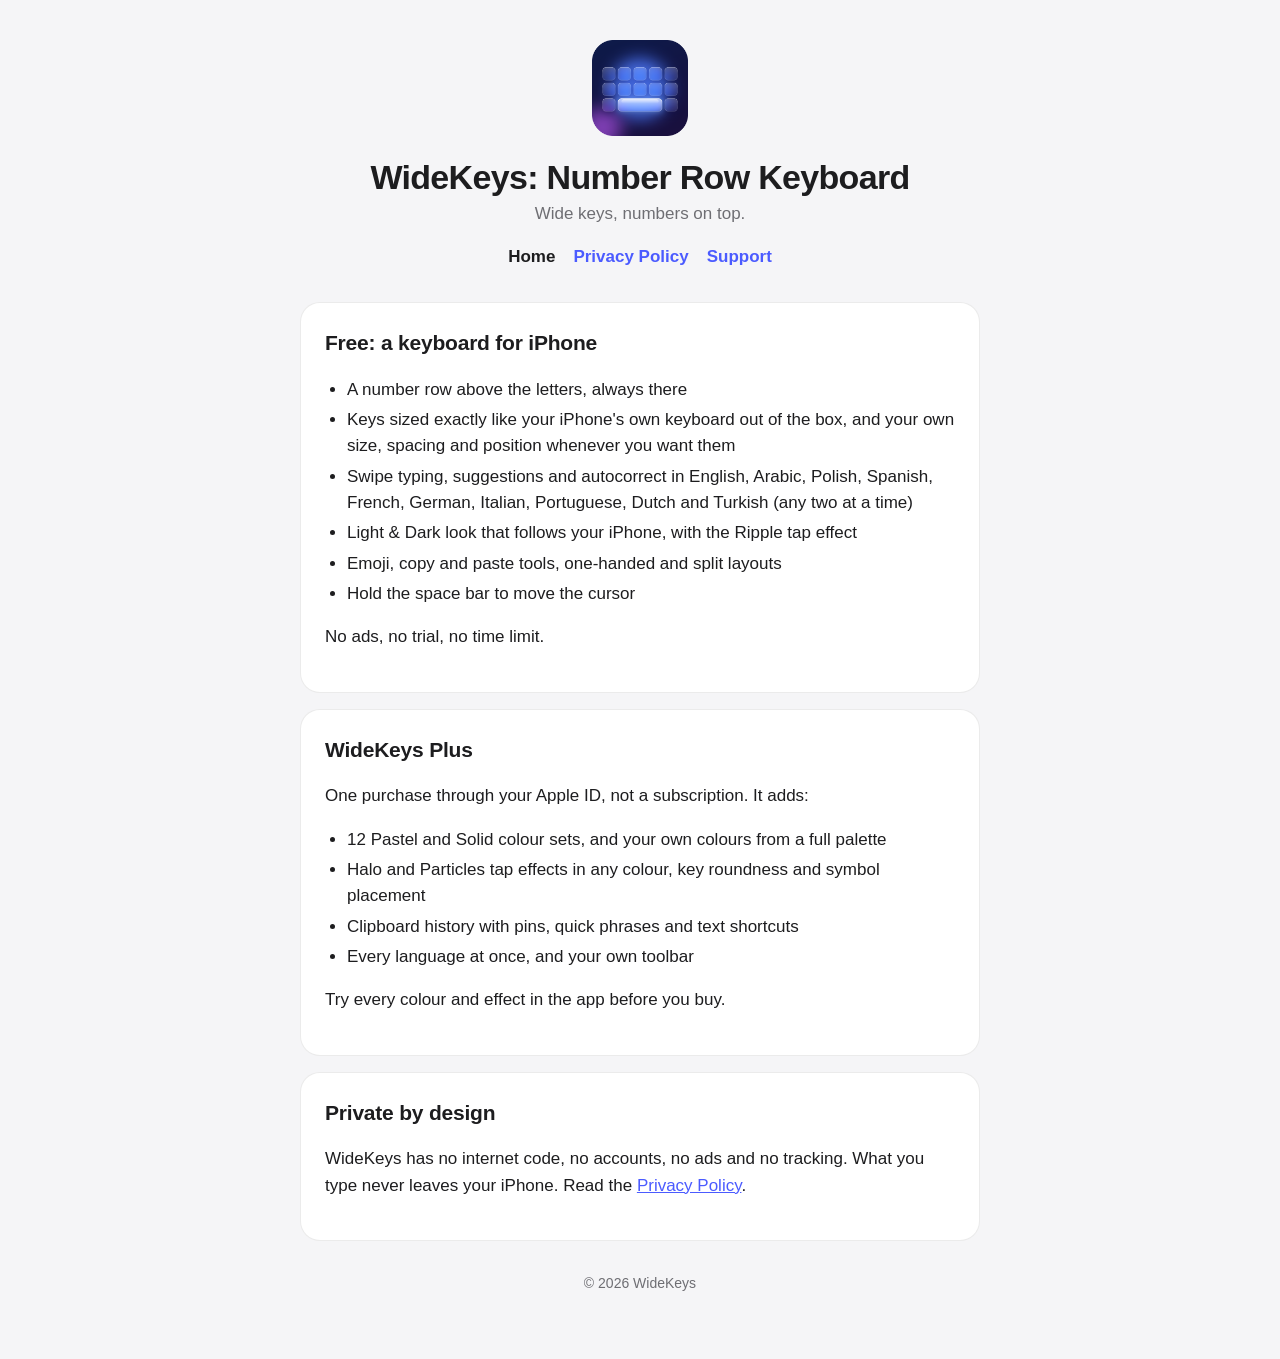
<file: index.html>
<!doctype html>
<html lang="en">
<head>
  <meta charset="utf-8">
  <meta name="viewport" content="width=device-width, initial-scale=1">
  <title>WideKeys: Number Row Keyboard</title>
  <meta name="description" content="WideKeys: a keyboard for iPhone with a number row on top, wide keys sized like the iPhone's own, swipe typing and your own colours. Private by design.">
  <link rel="icon" href="icon.png">
  <link rel="stylesheet" href="style.css">
</head>
<body>
<main>
  <header>
    <img src="icon.png" alt="">
    <h1>WideKeys: Number Row Keyboard</h1>
    <p>Wide keys, numbers on top.</p>
    <nav>
      <a href="index.html" aria-current="page">Home</a>
      <a href="privacy.html">Privacy Policy</a>
      <a href="support.html">Support</a>
    </nav>
  </header>

  <div class="card">
    <h2>Free: a keyboard for iPhone</h2>
    <ul>
      <li>A number row above the letters, always there</li>
      <li>Keys sized exactly like your iPhone's own keyboard out of the box, and your own size, spacing and position whenever you want them</li>
      <li>Swipe typing, suggestions and autocorrect in English, Arabic, Polish, Spanish, French, German, Italian, Portuguese, Dutch and Turkish (any two at a time)</li>
      <li>Light &amp; Dark look that follows your iPhone, with the Ripple tap effect</li>
      <li>Emoji, copy and paste tools, one-handed and split layouts</li>
      <li>Hold the space bar to move the cursor</li>
    </ul>
    <p>No ads, no trial, no time limit.</p>
  </div>

  <div class="card">
    <h2>WideKeys Plus</h2>
    <p>One purchase through your Apple ID, not a subscription. It adds:</p>
    <ul>
      <li>12 Pastel and Solid colour sets, and your own colours from a full palette</li>
      <li>Halo and Particles tap effects in any colour, key roundness and symbol placement</li>
      <li>Clipboard history with pins, quick phrases and text shortcuts</li>
      <li>Every language at once, and your own toolbar</li>
    </ul>
    <p>Try every colour and effect in the app before you buy.</p>
  </div>

  <div class="card">
    <h2>Private by design</h2>
    <p>WideKeys has no internet code, no accounts, no ads and no tracking. What you type never leaves your iPhone. Read the <a href="privacy.html">Privacy Policy</a>.</p>
  </div>

  <footer>© 2026 WideKeys</footer>
</main>
</body>
</html>
</file>
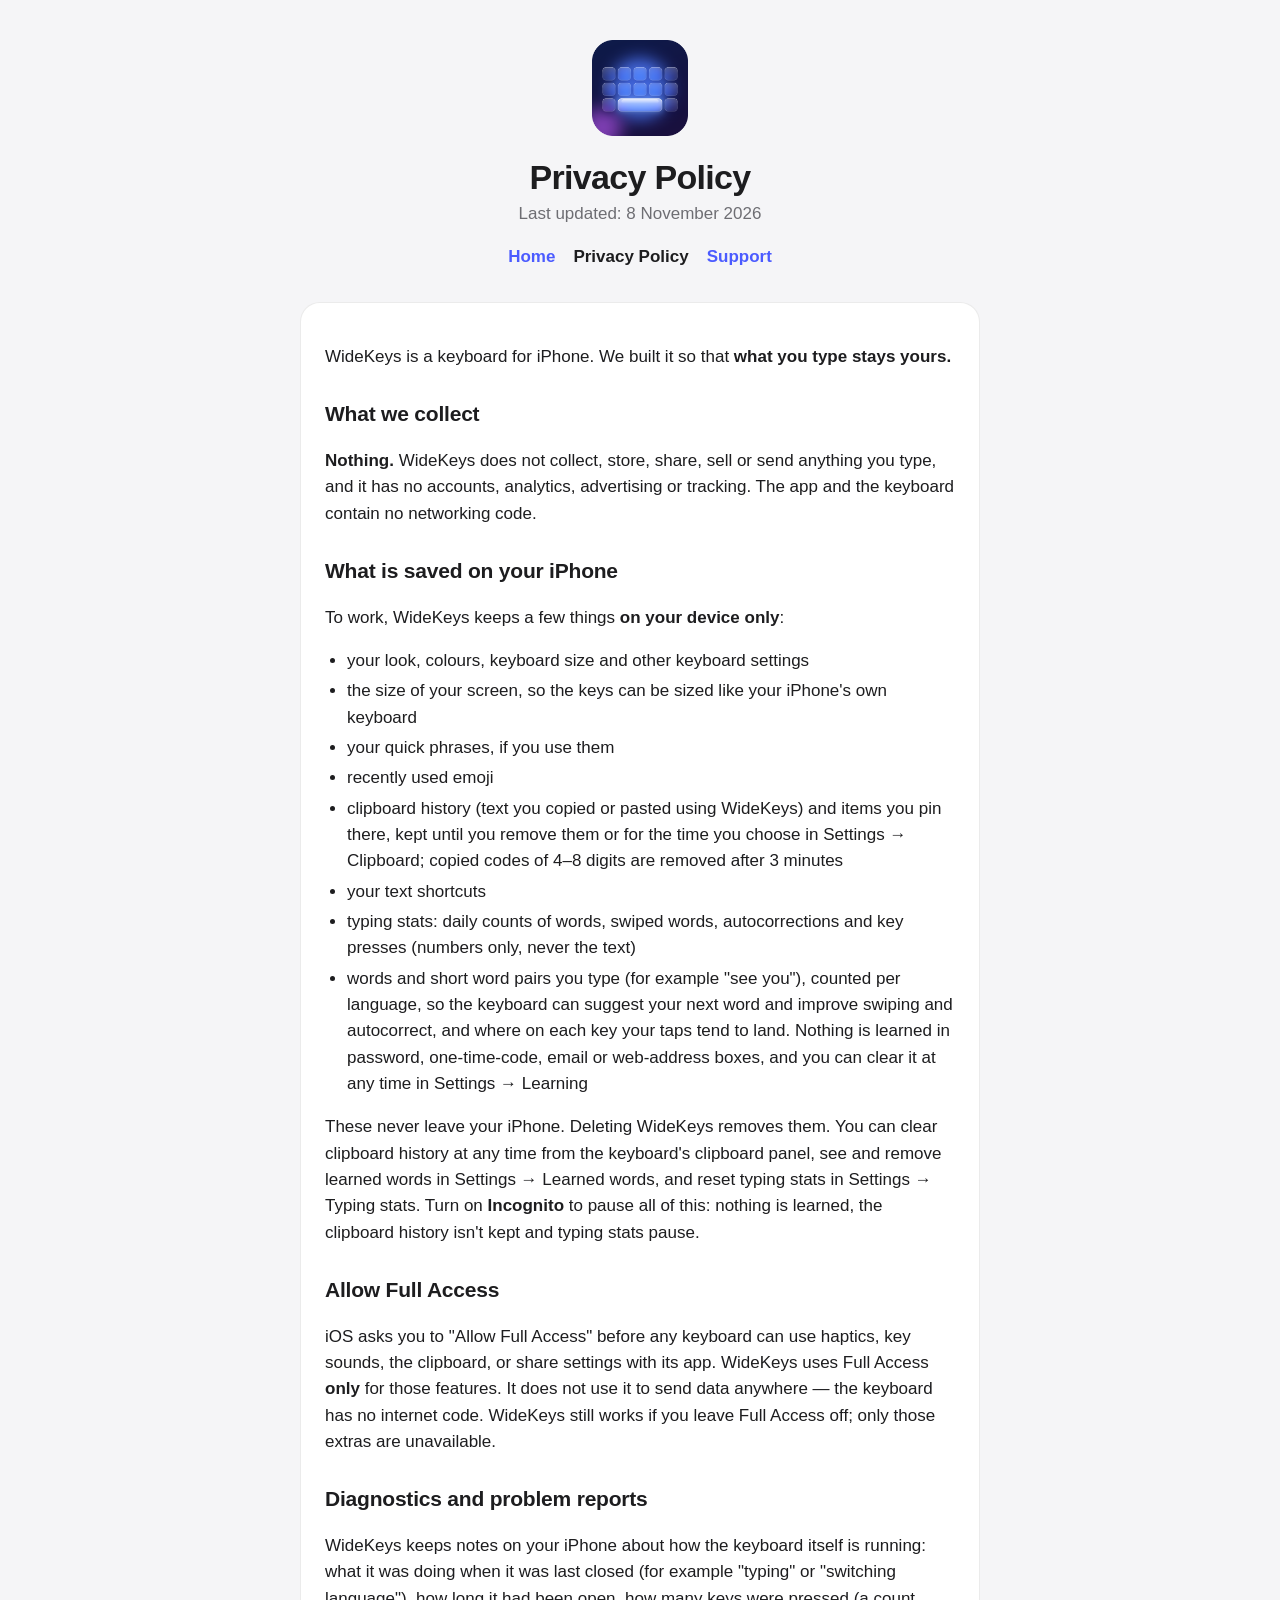
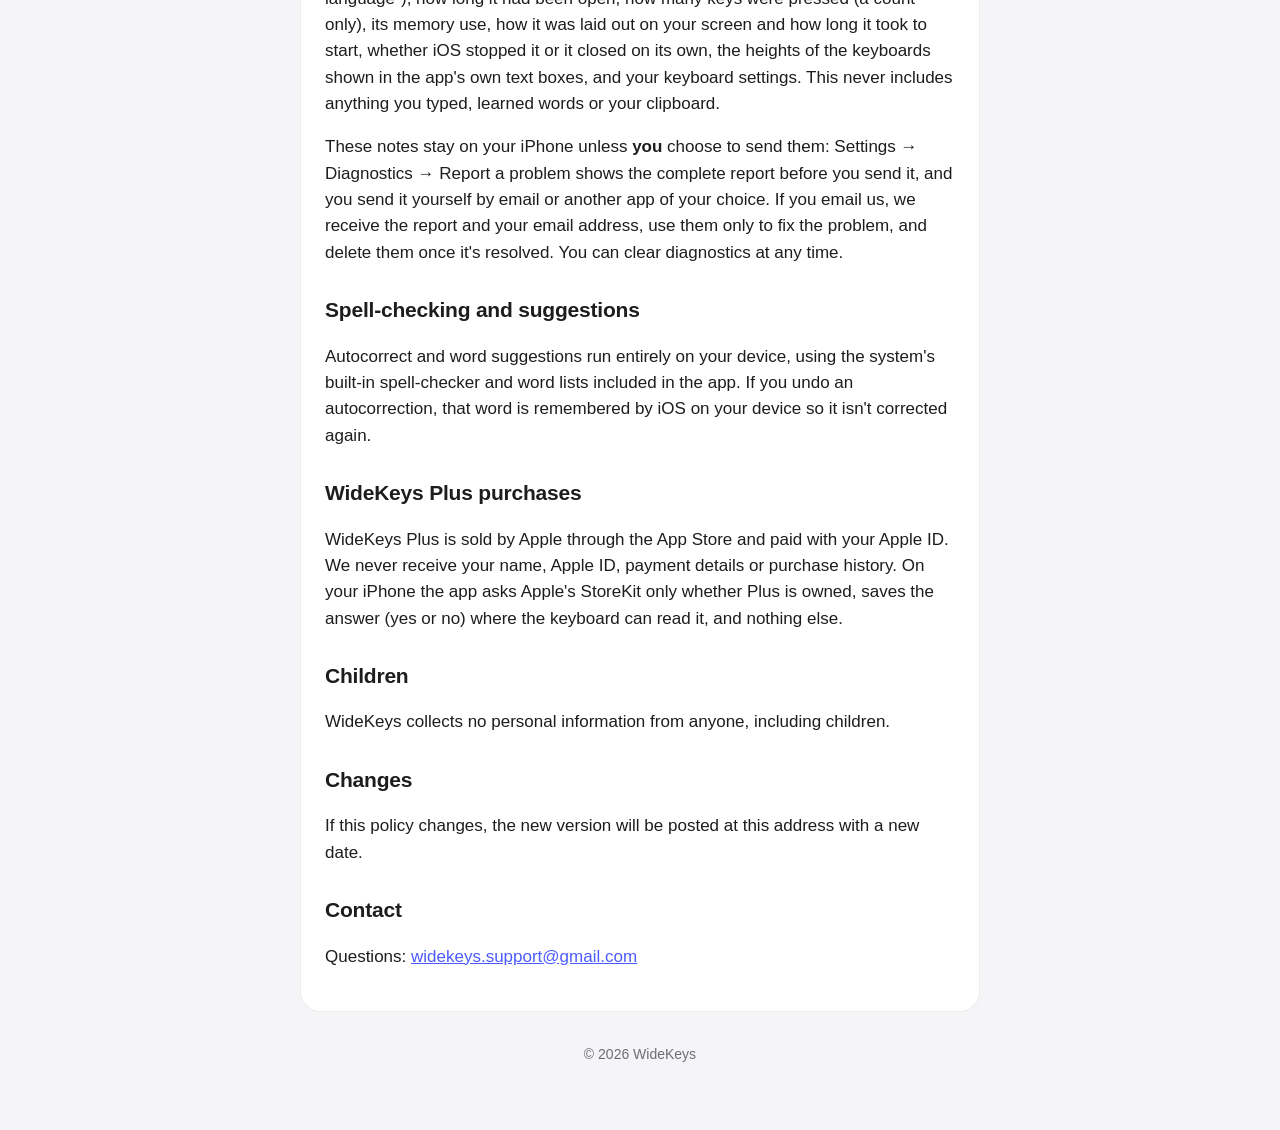
<file: privacy.html>
<!doctype html>
<html lang="en">
<head>
  <meta charset="utf-8">
  <meta name="viewport" content="width=device-width, initial-scale=1">
  <title>Privacy Policy · WideKeys</title>
  <meta name="description" content="WideKeys collects nothing. What you type stays on your iPhone.">
  <link rel="icon" href="icon.png">
  <link rel="stylesheet" href="style.css">
</head>
<body>
<main>
  <header>
    <img src="icon.png" alt="">
    <h1>Privacy Policy</h1>
    <p>Last updated: 8 November 2026</p>
    <nav>
      <a href="index.html">Home</a>
      <a href="privacy.html" aria-current="page">Privacy Policy</a>
      <a href="support.html">Support</a>
    </nav>
  </header>

  <div class="card">
    <p>WideKeys is a keyboard for iPhone. We built it so that <strong>what you type stays yours.</strong></p>

    <h2>What we collect</h2>
    <p><strong>Nothing.</strong> WideKeys does not collect, store, share, sell or send anything you type, and it has no accounts, analytics, advertising or tracking. The app and the keyboard contain no networking code.</p>

    <h2>What is saved on your iPhone</h2>
    <p>To work, WideKeys keeps a few things <strong>on your device only</strong>:</p>
    <ul>
      <li>your look, colours, keyboard size and other keyboard settings</li>
      <li>the size of your screen, so the keys can be sized like your iPhone's own keyboard</li>
      <li>your quick phrases, if you use them</li>
      <li>recently used emoji</li>
      <li>clipboard history (text you copied or pasted using WideKeys) and items you pin there, kept until you remove them or for the time you choose in Settings → Clipboard; copied codes of 4–8 digits are removed after 3 minutes</li>
      <li>your text shortcuts</li>
      <li>typing stats: daily counts of words, swiped words, autocorrections and key presses (numbers only, never the text)</li>
      <li>words and short word pairs you type (for example "see you"), counted per language, so the keyboard can suggest your next word and improve swiping and autocorrect, and where on each key your taps tend to land. Nothing is learned in password, one-time-code, email or web-address boxes, and you can clear it at any time in Settings → Learning</li>
    </ul>
    <p>These never leave your iPhone. Deleting WideKeys removes them. You can clear clipboard history at any time from the keyboard's clipboard panel, see and remove learned words in Settings → Learned words, and reset typing stats in Settings → Typing stats. Turn on <strong>Incognito</strong> to pause all of this: nothing is learned, the clipboard history isn't kept and typing stats pause.</p>

    <h2>Allow Full Access</h2>
    <p>iOS asks you to "Allow Full Access" before any keyboard can use haptics, key sounds, the clipboard, or share settings with its app. WideKeys uses Full Access <strong>only</strong> for those features. It does not use it to send data anywhere — the keyboard has no internet code. WideKeys still works if you leave Full Access off; only those extras are unavailable.</p>

    <h2>Diagnostics and problem reports</h2>
    <p>WideKeys keeps notes on your iPhone about how the keyboard itself is running: what it was doing when it was last closed (for example "typing" or "switching language"), how long it had been open, how many keys were pressed (a count only), its memory use, how it was laid out on your screen and how long it took to start, whether iOS stopped it or it closed on its own, the heights of the keyboards shown in the app's own text boxes, and your keyboard settings. This never includes anything you typed, learned words or your clipboard.</p>
    <p>These notes stay on your iPhone unless <strong>you</strong> choose to send them: Settings → Diagnostics → Report a problem shows the complete report before you send it, and you send it yourself by email or another app of your choice. If you email us, we receive the report and your email address, use them only to fix the problem, and delete them once it's resolved. You can clear diagnostics at any time.</p>

    <h2>Spell-checking and suggestions</h2>
    <p>Autocorrect and word suggestions run entirely on your device, using the system's built-in spell-checker and word lists included in the app. If you undo an autocorrection, that word is remembered by iOS on your device so it isn't corrected again.</p>

    <h2>WideKeys Plus purchases</h2>
    <p>WideKeys Plus is sold by Apple through the App Store and paid with your Apple ID. We never receive your name, Apple ID, payment details or purchase history. On your iPhone the app asks Apple's StoreKit only whether Plus is owned, saves the answer (yes or no) where the keyboard can read it, and nothing else.</p>

    <h2>Children</h2>
    <p>WideKeys collects no personal information from anyone, including children.</p>

    <h2>Changes</h2>
    <p>If this policy changes, the new version will be posted at this address with a new date.</p>

    <h2>Contact</h2>
    <p>Questions: <a href="mailto:widekeys.support@gmail.com">widekeys.support@gmail.com</a></p>
  </div>

  <footer>© 2026 WideKeys</footer>
</main>
</body>
</html>
</file>
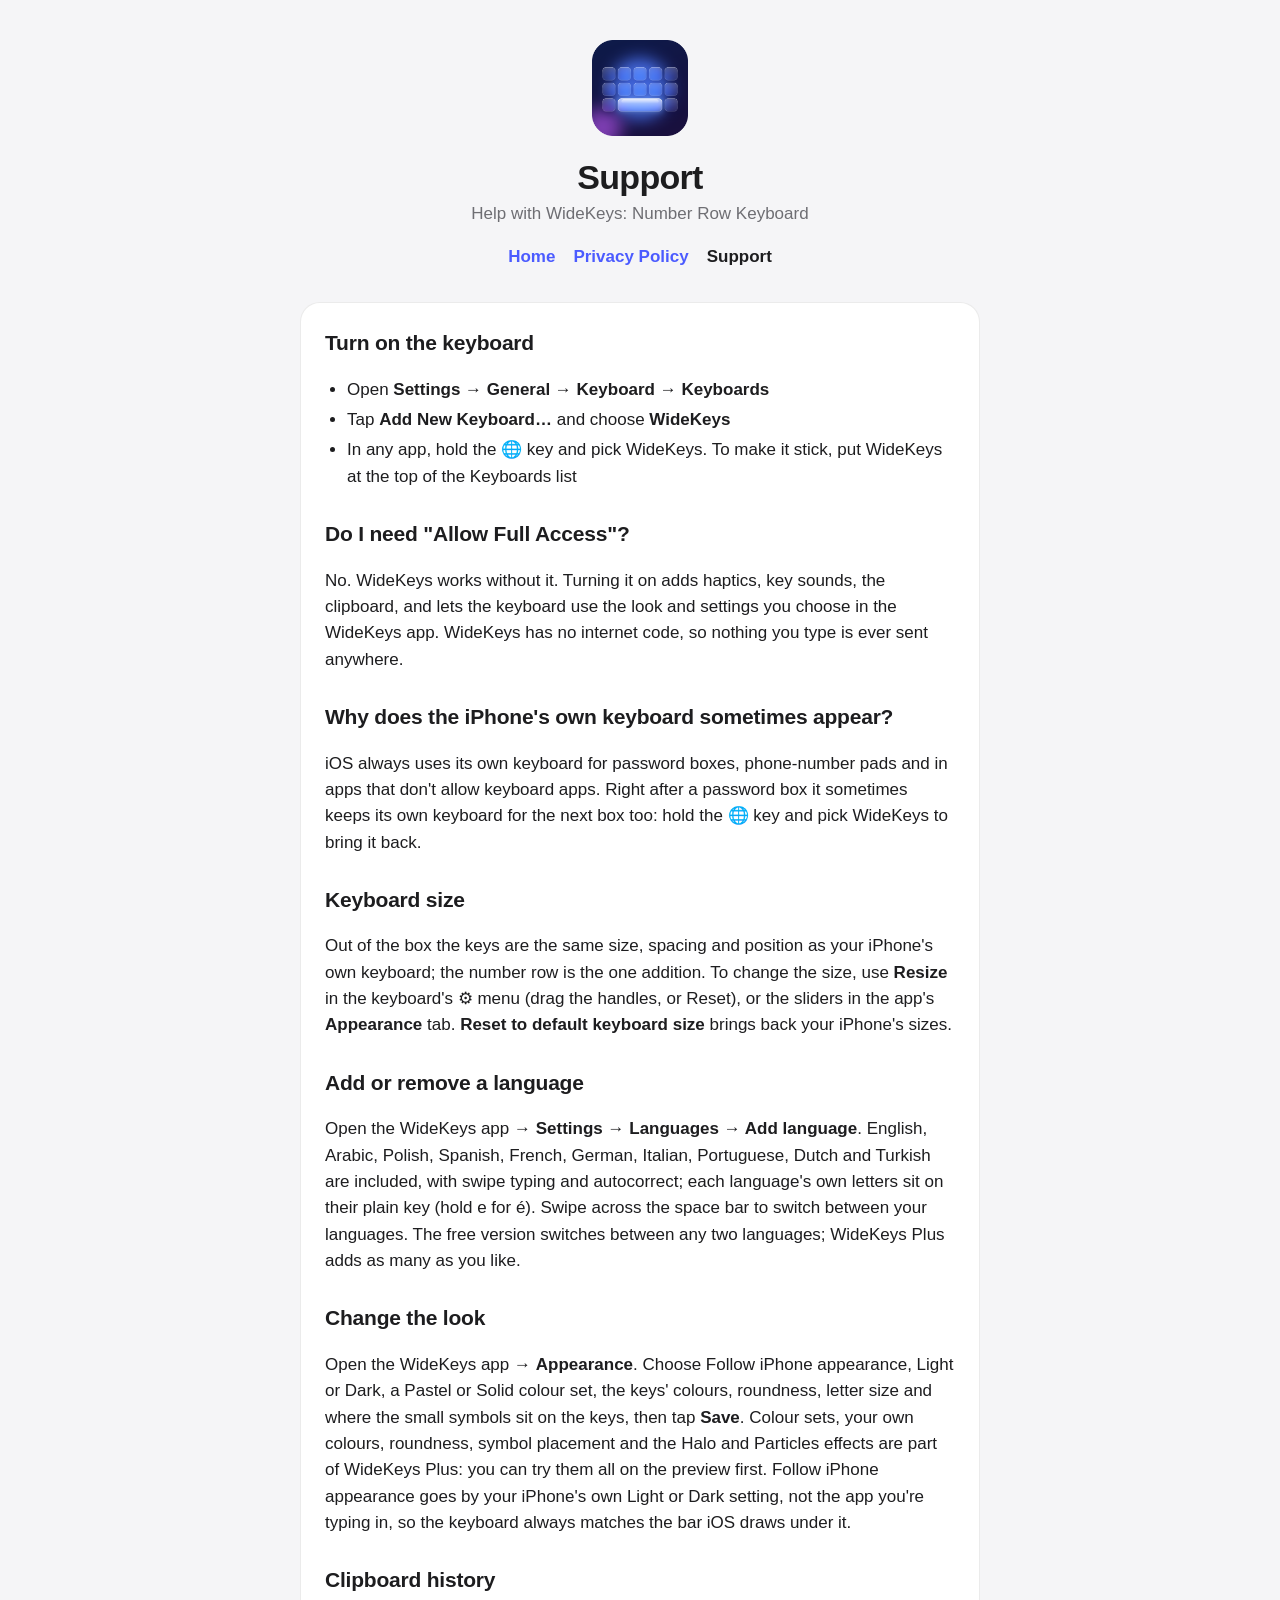
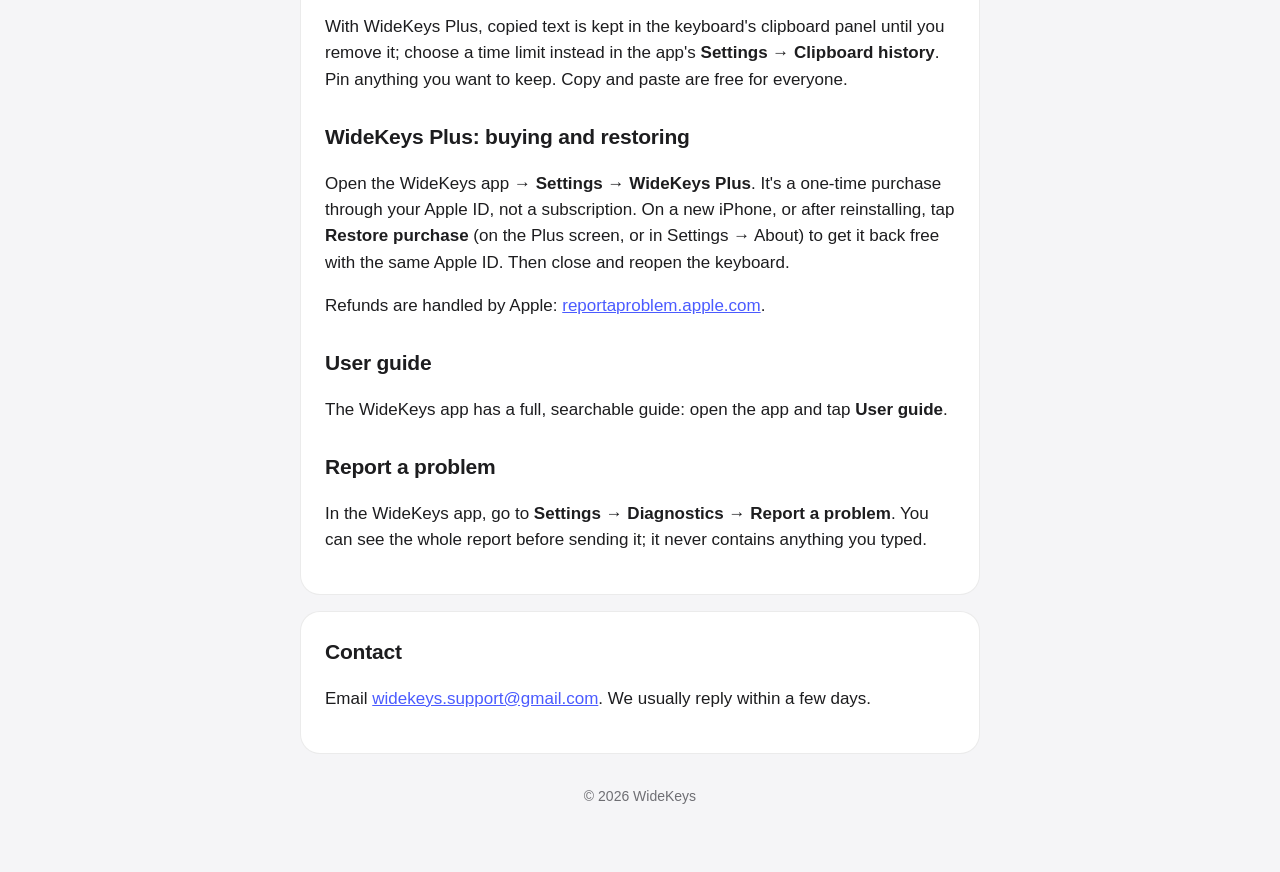
<file: support.html>
<!doctype html>
<html lang="en">
<head>
  <meta charset="utf-8">
  <meta name="viewport" content="width=device-width, initial-scale=1">
  <title>Support · WideKeys</title>
  <meta name="description" content="Help with setting up and using WideKeys: Number Row Keyboard.">
  <link rel="icon" href="icon.png">
  <link rel="stylesheet" href="style.css">
</head>
<body>
<main>
  <header>
    <img src="icon.png" alt="">
    <h1>Support</h1>
    <p>Help with WideKeys: Number Row Keyboard</p>
    <nav>
      <a href="index.html">Home</a>
      <a href="privacy.html">Privacy Policy</a>
      <a href="support.html" aria-current="page">Support</a>
    </nav>
  </header>

  <div class="card">
    <h2>Turn on the keyboard</h2>
    <ul>
      <li>Open <strong>Settings → General → Keyboard → Keyboards</strong></li>
      <li>Tap <strong>Add New Keyboard…</strong> and choose <strong>WideKeys</strong></li>
      <li>In any app, hold the 🌐 key and pick WideKeys. To make it stick, put WideKeys at the top of the Keyboards list</li>
    </ul>

    <h2>Do I need "Allow Full Access"?</h2>
    <p>No. WideKeys works without it. Turning it on adds haptics, key sounds, the clipboard, and lets the keyboard use the look and settings you choose in the WideKeys app. WideKeys has no internet code, so nothing you type is ever sent anywhere.</p>

    <h2>Why does the iPhone's own keyboard sometimes appear?</h2>
    <p>iOS always uses its own keyboard for password boxes, phone-number pads and in apps that don't allow keyboard apps. Right after a password box it sometimes keeps its own keyboard for the next box too: hold the 🌐 key and pick WideKeys to bring it back.</p>

    <h2>Keyboard size</h2>
    <p>Out of the box the keys are the same size, spacing and position as your iPhone's own keyboard; the number row is the one addition. To change the size, use <strong>Resize</strong> in the keyboard's ⚙︎ menu (drag the handles, or Reset), or the sliders in the app's <strong>Appearance</strong> tab. <strong>Reset to default keyboard size</strong> brings back your iPhone's sizes.</p>

    <h2>Add or remove a language</h2>
    <p>Open the WideKeys app → <strong>Settings → Languages → Add language</strong>. English, Arabic, Polish, Spanish, French, German, Italian, Portuguese, Dutch and Turkish are included, with swipe typing and autocorrect; each language's own letters sit on their plain key (hold e for é). Swipe across the space bar to switch between your languages. The free version switches between any two languages; WideKeys Plus adds as many as you like.</p>

    <h2>Change the look</h2>
    <p>Open the WideKeys app → <strong>Appearance</strong>. Choose Follow iPhone appearance, Light or Dark, a Pastel or Solid colour set, the keys' colours, roundness, letter size and where the small symbols sit on the keys, then tap <strong>Save</strong>. Colour sets, your own colours, roundness, symbol placement and the Halo and Particles effects are part of WideKeys Plus: you can try them all on the preview first. Follow iPhone appearance goes by your iPhone's own Light or Dark setting, not the app you're typing in, so the keyboard always matches the bar iOS draws under it.</p>

    <h2>Clipboard history</h2>
    <p>With WideKeys Plus, copied text is kept in the keyboard's clipboard panel until you remove it; choose a time limit instead in the app's <strong>Settings → Clipboard history</strong>. Pin anything you want to keep. Copy and paste are free for everyone.</p>

    <h2>WideKeys Plus: buying and restoring</h2>
    <p>Open the WideKeys app → <strong>Settings → WideKeys Plus</strong>. It's a one-time purchase through your Apple ID, not a subscription. On a new iPhone, or after reinstalling, tap <strong>Restore purchase</strong> (on the Plus screen, or in Settings → About) to get it back free with the same Apple ID. Then close and reopen the keyboard.</p>
    <p>Refunds are handled by Apple: <a href="https://reportaproblem.apple.com">reportaproblem.apple.com</a>.</p>

    <h2>User guide</h2>
    <p>The WideKeys app has a full, searchable guide: open the app and tap <strong>User guide</strong>.</p>

    <h2>Report a problem</h2>
    <p>In the WideKeys app, go to <strong>Settings → Diagnostics → Report a problem</strong>. You can see the whole report before sending it; it never contains anything you typed.</p>
  </div>

  <div class="card">
    <h2>Contact</h2>
    <p>Email <a href="mailto:widekeys.support@gmail.com">widekeys.support@gmail.com</a>. We usually reply within a few days.</p>
  </div>

  <footer>© 2026 WideKeys</footer>
</main>
</body>
</html>
</file>
<file: style.css>
:root {
  --bg: #f5f5f7;
  --card: #ffffff;
  --text: #1d1d1f;
  --muted: #6e6e73;
  --accent: #4b5bff;
  --line: rgba(0, 0, 0, 0.08);
}
@media (prefers-color-scheme: dark) {
  :root {
    --bg: #000000;
    --card: #1c1c1e;
    --text: #f5f5f7;
    --muted: #a1a1a6;
    --accent: #8b95ff;
    --line: rgba(255, 255, 255, 0.12);
  }
}
* { box-sizing: border-box; }
body {
  margin: 0;
  background: var(--bg);
  color: var(--text);
  font: 17px/1.55 -apple-system, BlinkMacSystemFont, "SF Pro Text", "Helvetica Neue", Arial, sans-serif;
  -webkit-text-size-adjust: 100%;
}
main { max-width: 720px; margin: 0 auto; padding: 40px 20px 64px; }
header { text-align: center; margin-bottom: 32px; }
header img { width: 96px; height: 96px; }
header h1 { font-size: 34px; line-height: 1.15; margin: 14px 0 4px; letter-spacing: -0.02em; }
header p { margin: 0; color: var(--muted); }
nav { display: flex; justify-content: center; gap: 18px; margin-top: 16px; flex-wrap: wrap; }
nav a { color: var(--accent); text-decoration: none; font-weight: 600; }
nav a[aria-current="page"] { color: var(--text); }
.card {
  background: var(--card);
  border-radius: 20px;
  padding: 24px;
  border: 1px solid var(--line);
}
.card + .card { margin-top: 16px; }
h2 { font-size: 21px; margin: 28px 0 8px; letter-spacing: -0.01em; }
.card h2:first-child { margin-top: 0; }
p, li { color: var(--text); }
ul { padding-left: 22px; }
li { margin: 4px 0; }
.muted { color: var(--muted); font-size: 15px; }
a { color: var(--accent); }
footer { text-align: center; color: var(--muted); font-size: 14px; margin-top: 32px; }
</file>
